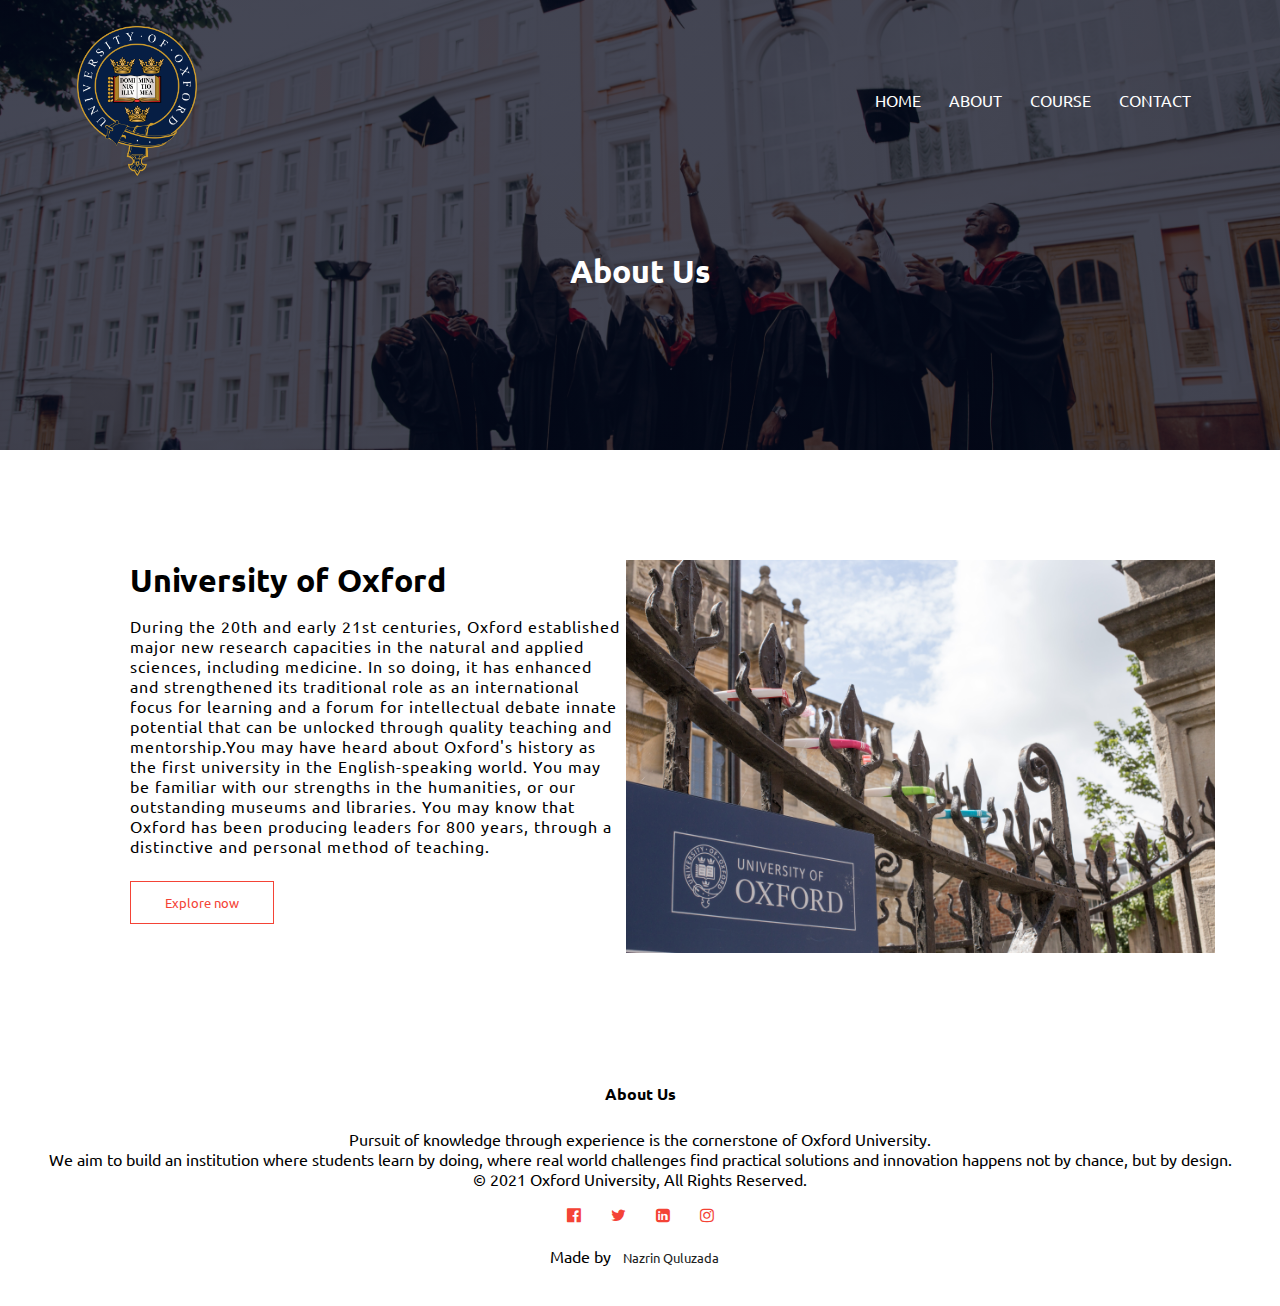
<file: diplomwork/About.html>
<html>

<head>
    <meta name="viewport" content="with=device-width, initial-scale=1.0">
   <link rel="stylesheet" href="./About.css">
   <link href="https://fonts.googleapis.com/css2?family=Ubuntu:ital,wght@1,300;1,400;1,700&display=swap"rel="stylesheet">
    <link rel="stylesheet" href="https://cdnjs.cloudflare.com/ajax/libs/font-awesome/4.7.0/css/font-awesome.min.css">
    <link rel="shortcut icon" href="./img/logo.png" type="image/x-icon">
    <title>University of Oxford</title>
</head>




<body>
    <button onclick="topFunction()" id="myBtn" title="Go to top"><i class="fa fa-arrow-up"></i></button>
    

    <section class="sub-header">
        <nav>
            <a href="#"><img src="./img/logo.png"></a>
            <div class="nav-links" id="navLinks">
                <i class="fa fa-times" onclick="hideMenu()"></i>

                

                <ul>
                    <li><a href="./index.html">HOME</a></li>
                    <li><a href="About.html">ABOUT</a></li>
                    <li><a href="Course.html">COURSE</a></li>
                    <li><a href="Contact.html">CONTACT</a></li>
                </ul>
            </div>
            <i class="fa fa-bars" onclick="showMenu()"></i>
        </nav>
        <h1>About Us</h1>

    </section>




   





    <section class="about-us">
        <div class="row">
            <div class="about-col">
                <h1>University of Oxford</h1>
                <p>During the 20th and early 21st centuries, Oxford established major new research capacities in the natural and applied sciences, including medicine. In so doing, it has enhanced and strengthened its traditional role as an international focus for learning and a forum for intellectual debate
                    innate potential that can be unlocked through quality teaching and mentorship.You may have heard about Oxford's history as the first university in the English-speaking world. You may be familiar with our strengths in the humanities, or our outstanding museums and libraries. You may know that Oxford has been producing leaders for 800 years, through a distinctive and personal method of teaching.</p>
                <a href="Course.html" class="btn red-btn">Explore now</a>
            </div>
            <div class="about-col">
                <img src="./img/aboutimg.jpg">
            </div>
        </div>
    </section>





   



    <section class="footer">
        <h4>About Us</h4>
        <p>Pursuit of knowledge through experience is the cornerstone of Oxford University.<br> We aim to build an
            institution where students learn by doing, where real world challenges find practical solutions and
            innovation happens not by chance, but by design.<br>© 2021 Oxford University, All Rights Reserved.</p>
        <div class="icons">
            <i class="fa fa-facebook-official"></i>
            <i class="fa fa-twitter"></i>
            <i class="fa fa-linkedin-square"></i>
            <i class="fa fa-instagram"></i>
        </div>
        <p>Made by<a href="#" target="_blank">Nazrin Quluzada</a></p>
    </section>

    <script src="./script.js"></script>
</body>

</html>
</file>
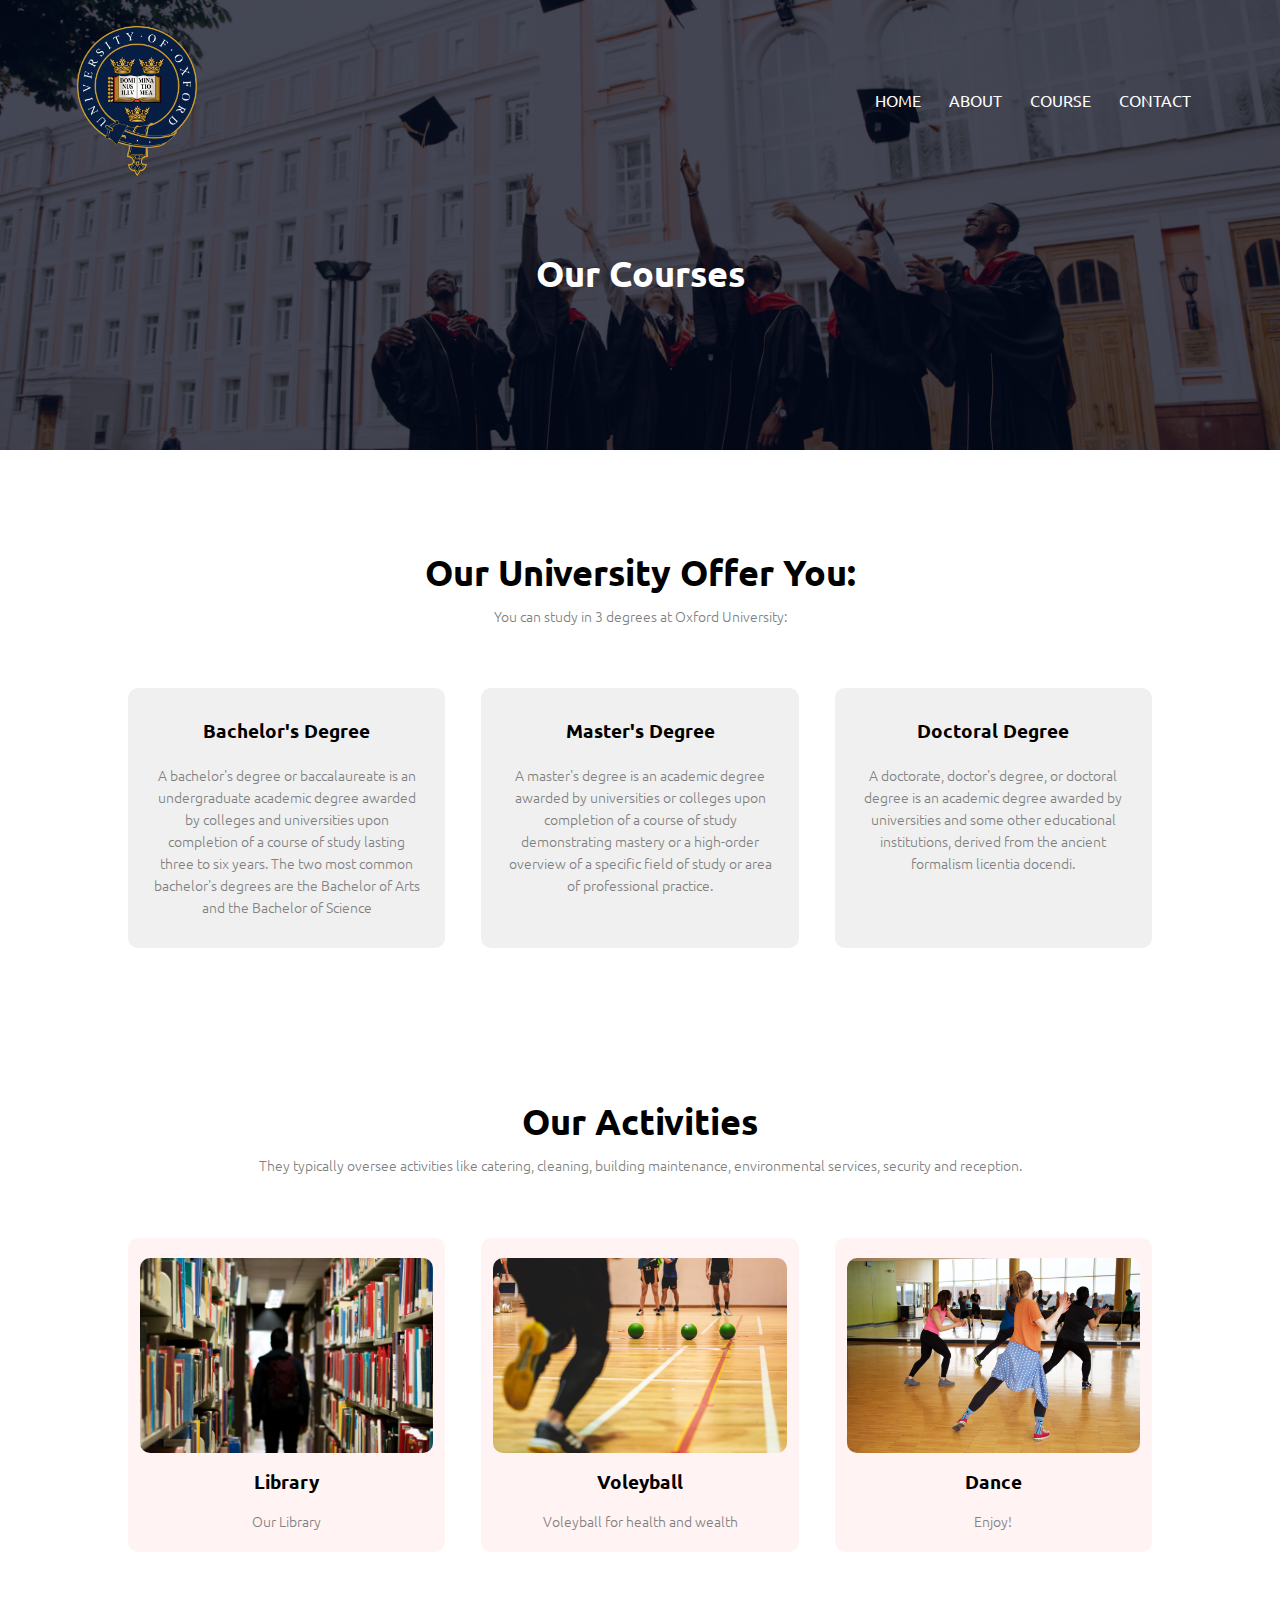
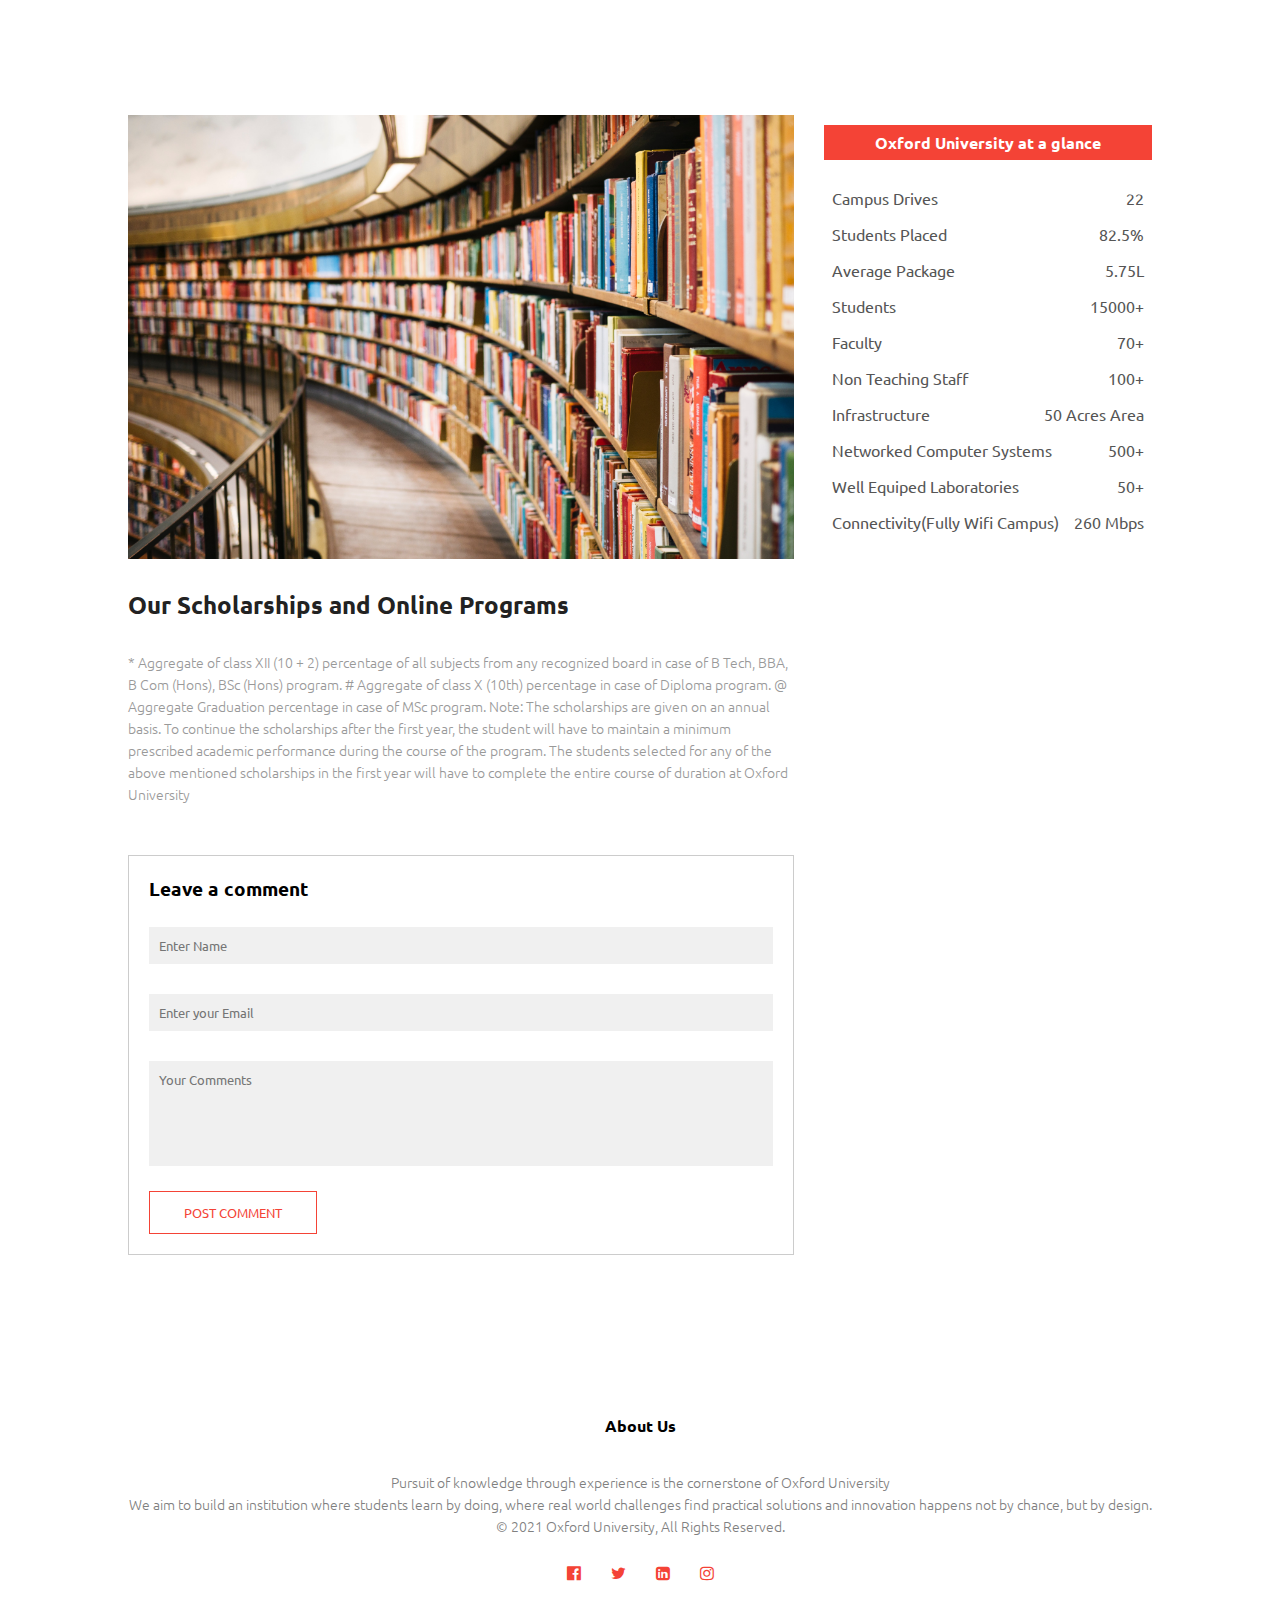
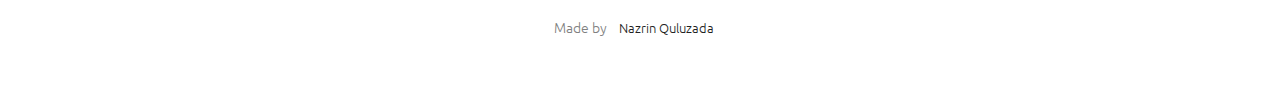
<file: diplomwork/Course.html>
<html>

<head>
    <meta name="viewport" content="with=device-width, initial-scale=1.0">
     <link rel="stylesheet" href="./Course.css">
    <link href="https://fonts.googleapis.com/css2?family=Ubuntu:ital,wght@1,300;1,400;1,700&display=swap"rel="stylesheet">
    <link rel="stylesheet" href="https://cdnjs.cloudflare.com/ajax/libs/font-awesome/4.7.0/css/font-awesome.min.css">
    <link rel="shortcut icon" href="./img/logo.png" type="image/x-icon">
    <title>University of Oxford</title>

</head>




<body onload="onloadWindow()">
    <button onclick="topFunction()" id="myBtn" title="Go to top"><i class="fa fa-arrow-up"></i></button>

    <section class="sub-header">
        <nav>
            <a href="#"><img style="width: 120;" src="./img/logo.png"></a>
            <div class="nav-links" id="navLinks">
                <i class="fa fa-times" onclick="hideMenu()"></i>

                

                <ul>
                    <li><a href="./index.html">HOME</a></li>
                    <li><a href="About.html">ABOUT</a></li>
                    <li><a href="Course.html">COURSE</a></li>
                    <li><a href="Contact.html">CONTACT</a></li>
                </ul>
            </div>
            <i class="fa fa-bars" onclick="showMenu()"></i>
        </nav>
        <h1>Our Courses</h1>

    </section>





    <section class="course">
        <h1>Our University Offer You:</h1>
    <p>You can study in 3 degrees at Oxford University:</p>
        <div class="row">
            <div class="course-col">
                <h3>Bachelor's Degree</h3>
               <p>A bachelor's degree or baccalaureate is an undergraduate academic degree awarded by colleges and universities upon completion of a course of study lasting three to six years. The two most common bachelor's degrees are the Bachelor of Arts and the Bachelor of Science</p>
            
            </div>
            <div class="course-col">
                <h3>Master's Degree</h3>
                        <p>A master's degree is an academic degree awarded by universities or colleges upon completion of a course of study demonstrating mastery or a high-order overview of a specific field of study or area of professional practice. </p>
           
            </div>
            <div class="course-col">
                <h3>Doctoral Degree</h3>
                       <p>A doctorate, doctor's degree, or doctoral degree is an academic degree awarded by universities and some other educational institutions, derived from the ancient formalism licentia docendi. </p>
            
        </div>
    </section>


    <section class="facilities">
        <h1>Our Activities</h1>
        <p>They typically oversee activities like catering, cleaning, building maintenance, environmental services, security and reception.</p>
        <div class="row">
            <div class="facilities-col">
                <img src="./img/library.jpg">
                <h3>Library</h3>
                <p>Our Library</p>
            </div>
            <div class="facilities-col">
                <img src="./img/contests.jpg">
                <h3>Voleyball</h3>
                <p>Voleyball for health and wealth</p>
            </div>
            <div class="facilities-col">
                <img src="./img/dance.jpg">
                <h3>Dance</h3>
                <p>Enjoy!</p>
            </div>
        </div>
    </section>

    <section class="blog">
        <div class="row">
            <div class="blog-left">
                <img  src="./img/books.jpg">
                <h2>Our Scholarships and Online Programs</h2>
                <p>* Aggregate of class XII (10 + 2) percentage of all subjects from any recognized board in case of B
                    Tech, BBA, B Com (Hons), BSc (Hons) program.
                    # Aggregate of class X (10th) percentage in case of Diploma program.
                    @ Aggregate Graduation percentage in case of MSc program.

                    Note:

                    The scholarships are given on an annual basis. To continue the scholarships after the first year,
                    the student will have to maintain a minimum prescribed academic performance during the course of the
                    program. The students selected for any of the above mentioned scholarships in the first year will
                    have to complete the entire course of duration at Oxford University</p>
                <div class="comment-box">
                    <h3>Leave a comment</h3>
                    <form class="comment-form" name="comment-form">
                        <input type="text" name="Name" placeholder="Enter Name" required>
                        <input type="email" name="Email" placeholder="Enter your Email" required>
                        <textarea rows="5" name="Comments" placeholder="Your Comments" required></textarea>
                        <button type="submit" class="btn red-btn" id="submit" onclick="myFunc()">POST COMMENT</button>
                    </form>
                </div>
            </div>
            <div class="blog-right">
                <h3>Oxford University at a glance</h3>
                <div>
                    <span>Campus Drives</span>
                    <span>22</span>
                </div>
                <div>
                    <span>Students Placed</span>
                    <span>82.5%</span>
                </div>
                <div>
                    <span>Average Package</span>
                    <span>5.75L</span>
                </div>
                <div>
                    <span>Students</span>
                    <span>15000+</span>
                </div>
                <div>
                    <span>Faculty</span>
                    <span>70+</span>
                </div>
                <div>
                    <span>Non Teaching Staff</span>
                    <span>100+</span>
                </div>
                <div>
                    <span>Infrastructure</span>
                    <span>50 Acres Area</span>
                </div>
                <div>
                    <span>Networked Computer Systems</span>
                    <span>500+</span>
                </div>
                <div>
                    <span>Well Equiped Laboratories</span>
                    <span>50+</span>
                </div>
                <div>
                    <span>Connectivity(Fully Wifi Campus)</span>
                    <span>260 Mbps</span>
                </div>
            </div>
        </div>
    </section>






    <section class="footer">
        <h4>About Us</h4>
        <p>Pursuit of knowledge through experience is the cornerstone of Oxford University<br> We aim to build an
            institution where students learn by doing, where real world challenges find practical solutions and
            innovation happens not by chance, but by design.<br>© 2021 Oxford University, All Rights Reserved.</p>
        <div class="icons">
            <i class="fa fa-facebook-official"></i>
            <i class="fa fa-twitter"></i>
            <i class="fa fa-linkedin-square"></i>
            <i class="fa fa-instagram"></i>
        </div>
        <p>Made by<a href="#" target="_blank">Nazrin Quluzada</a></p>
    </section>

    <script src="script.js"></script>
</body>

</html>

</body>
</file>
<file: diplomwork/About.css>
*{
    margin: 0;
    padding: 0;
    font-family: 'Ubuntu', sans-serif;
    scroll-behavior: smooth;
}


/*-------header-----*/


    .header{
    min-height: 100vh;
    width: 100%;
    background-image: linear-gradient(rgba(4,9,30,0.7),rgba(4,9,30,0.7)),url(./img/walpaper.jpg);
    background-position: center;
    background-size: cover;
    position: relative;
    
}

nav{
    display: flex;
    padding: 2% 6%;
    justify-content: space-between;
    align-items: center; 
    
}
nav img{
    width: 120;
}
.nav-links{
    flex: 1;
    text-align: right;
}
.nav-links ul li{
    list-style: none;
    display: inline-block;
    padding: 8px 12px;
    position: relative;
}
.nav-links ul li a{
    color: #fff;
    text-decoration: none;
    font-size: 16px;
}
.nav-links ul li::after{
    content: '';
    width: 0%;
    height: 2px;
    background: #f44336;
    display: block;
    margin: auto;
    transition: 0.5s;
}
.nav-links ul li:hover::after{
    width: 100%;
}
nav .fa{
    display: none;
}



.sub-header{
    height: 50vh;
    width: 100%;
    background-image: linear-gradient(rgba(4,9,30,0.7),rgba(4,9,30,0.7)),url(./img/walpaper.jpg);
    background-position: center;
    background-size: cover;
    text-align: center;
    color: #fff;
}
.sub-header h1{
    margin-top: 50px;
}
.about-us{
    width: 80%;
    margin: auto;
    padding-top: 80px;
    padding-bottom: 50px;
}
.about-col{
    flex-basis: 48%;
    padding: 30px 2px;
}
.about-col img{
    width: 120%;
}
.about-col h1{
    padding-top: 0;
}
.about-col p{
    padding: 15px 0 25px;
    letter-spacing: 1;
}
.row{
    display: flex;
}
.red-btn{
    border:1px solid #f44336;
    background: transparent;
    color:#f44336;
    display: inline-block;
    text-decoration: none;
    transition: 0.5s;
    padding: 12px 34px;
    font-size: 13px;
    background: transparent;
    position: relative;
    cursor: pointer;
}
.red-btn:hover{
    color: #fff;
    background-color: #f44336;;
}
.red-btn:active {
    background-color: #3e8e41;
    box-shadow: 0 5px #666;
    transform: translateY(4px);
}
#myBtn {
    display: none;
    position: fixed;
    bottom: 20px;
    right: 30px;
    z-index: 99;
    border: none;
    outline: none;
    background-color: #f44336;
    color: #fff;
    cursor: pointer;
    padding: 13px;
    border-radius: 10px;
    transition: 1s;
  }
#myBtn:hover{
    background-color: #3e8e41;
    transition: 1s;
}
.footer{
    width: 100%;
    text-align: center;
    padding: 30px 0;
}
.footer h4{
    margin-bottom: 25px;
    margin-top: 20px;
    font-weight: 600;
}
.footer a{
    list-style: none;
    display: inline-block;
    padding: 8px 12px;
    position: relative;
    color: #222;
    text-decoration: none;
    font-size: 13px;
}
.footer a::after{
    content: '';
    width: 0%;
    height: 2px;
    background: #f44336;
    display: block;
    margin: auto;
    transition: 0.5s;
}
.footer a:hover::after{
    width: 100%;
}
.icons .fa{
    color: #f44336;
    margin: 0 13px;
    cursor: pointer;
    padding: 18px 0;
}

@media(max-width: 700px){
    .nav-links ul li{
        display: block;
    }
    .nav-links{
        position: fixed;
        background: #f44336;
        height: 100vh;
        width: 200px;
        top: 0;
        right: -200px;
        text-align: left;
        z-index: 2;
        transition: 1s;
    }
    nav .fa{
        display: block;
        color: #fff;
        margin: 10px;
        font-size: 22px;
        cursor: pointer;
    }
    .nav-links ul{
        padding: 30px;
    }
    .row{
        flex-direction: column;
        padding-right: 30;
    }
}
</file>
<file: diplomwork/Course.css>
*{
    margin: 0;
    padding: 0;
    font-family: 'Ubuntu', sans-serif;
    scroll-behavior: smooth;
}


/*-------header-----*/


    .header{
    min-height: 100vh;
    width: 100%;
    background-image: linear-gradient(rgba(4,9,30,0.7),rgba(4,9,30,0.7)),url(./img/titleimg.jpg);
    background-position: center;
    background-size: cover;
    position: relative;
    
}

nav{
    display: flex;
    padding: 2% 6%;
    justify-content: space-between;
    align-items: center; 
    
}

.nav-links{
    flex: 1;
    text-align: right;
}
.nav-links ul li{
    list-style: none;
    display: inline-block;
    padding: 8px 12px;
    position: relative;
}
.nav-links ul li a{
    color: #fff;
    text-decoration: none;
    font-size: 16px;
}
.nav-links ul li::after{
    content: '';
    width: 0%;
    height: 2px;
    background: #f44336;
    display: block;
    margin: auto;
    transition: 0.5s;
}
.nav-links ul li:hover::after{
    width: 100%;
}
nav .fa{
    display: none;
}



.sub-header{
    height: 50vh;
    width: 100%;
    background-image: linear-gradient(rgba(4,9,30,0.7),rgba(4,9,30,0.7)),url(./img/walpaper.jpg);
    background-position: center;
    background-size: cover;
    text-align: center;
    color: #fff;
}
.sub-header h1{
    margin-top: 50px;
}

#myBtn {
    display: none;
    position: fixed;
    bottom: 20px;
    right: 30px;
    z-index: 99;
    border: none;
    outline: none;
    background-color: #f44336;
    color: #fff;
    cursor: pointer;
    padding: 13px;
    border-radius: 10px;
    transition: 1s;
  }
#myBtn:hover{
    background-color: #3e8e41;
    transition: 1s;
}
.arrow{
    display: block;
    position: absolute;
    bottom: 20px;
    right: 30px;
    z-index: 99;
    border:#222;
    outline: none;
    background-color: #f44336;
    color: #fff;
    cursor: pointer;
    padding: 13px;
    border-radius: 10px;
    transition: 1s;
    animation: slide1 1s ease-in-out infinite;
}
.arrow:hover{
    background-color: #3e8e41;
    transition: 0.5s;
}

  .course{
    width: 80%;
    margin:auto;
    text-align: center;
    padding-top: 100px;
}
h1{
    font-size: 36px;
    font-weight: 600;
}
p{
    color: gray;
    font-size: 14px;
    font-weight: 300;
    line-height: 22px;
    padding: 10px;
}
.row{
    margin-top: 5%;
    display: flex;
    justify-content: space-between;
}
.course-col{
    flex-basis: 31%;
    background:#f0f0f0;
    border-radius: 10px;
    margin-bottom: 5%;
    padding: 20px 12px;
    box-sizing: border-box;
    transition: 0.1s;
}
h3{
    text-align: center;
    font-weight: 600;
    margin: 10px 0;
}
.course-col:hover{
    box-shadow: 0 0 20px 0px rgba(0,0,0,0.2);
}
.campus{
    width: 80%;
    margin: auto;
    text-align: center;
    padding-top: 50px;
}
.campus-col{
    flex-basis: 32%;
    border-radius: 10px;
    margin-bottom: 30px;
    position: relative;
    overflow: hidden;
    display: block;
}
.campus-col img{
    width: 100%;
}
.layer{
    background:transparent;
    height: 100%;
    width: 100%;
    position: absolute;
    top: 0;
    left: 0;
    transition: 0.5s;
}
.layer:hover{
    background:rgba(206, 172, 172, 0.7);
}
.layer h3{
    width: 100%;
    font-weight: 500;
    color: #fff;
    font-size: 26px;
    bottom: 0;
    left: 50%;
    transform: translateX(-50%);
    position:absolute;
    opacity: 0;
    transition: 0.5s;
}
.layer:hover h3{
    bottom: 49%;
    opacity: 1;    
}
.campus{
    width: 80%;
    margin: auto;
    text-align: center;
    padding-top: 50px;
}
.campus-col{
    flex-basis: 32%;
    border-radius: 10px;
    margin-bottom: 30px;
    position: relative;
    overflow: hidden;
    display: block;
}
.campus-col img{
    width: 100%;
}
.layer{
    background:transparent;
    height: 100%;
    width: 100%;
    position: absolute;
    top: 0;
    left: 0;
    transition: 0.5s;
}
.layer:hover{
    background:rgba(206, 172, 172, 0.7);
}
.layer h3{
    width: 100%;
    font-weight: 500;
    color: #fff;
    font-size: 26px;
    bottom: 0;
    left: 50%;
    transform: translateX(-50%);
    position:absolute;
    opacity: 0;
    transition: 0.5s;
}
.layer:hover h3{
    bottom: 49%;
    opacity: 1;    
}
.facilities{
    width: 80%;
    margin: auto;
    text-align: center;
    padding-top: 100px;
}
.facilities-col{
    flex-basis: 31%;
    background: #fff3f3;
    border-radius: 10px;
    margin-bottom: 5%;
    padding: 20px 12px;
    box-sizing: border-box;
    transition: 0.1s;
}
.facilities-col img{
    width: 100%;
    border-radius: 10px;
}
.facilities-col p{
    padding: 0;
}
.facilities-col h3{
    margin-top: 16px;
    margin-bottom: 15px;
    text-align: center;
}
.facilities-col:hover{
    box-shadow: 0 0 20px 0px rgba(0,0,0,0.2);
}

.blog{
    width: 80%;
    margin: auto;
    padding: 60px 0;
}
.blog-left{
    flex-basis: 65%;
}
.blog-left img{
    width: 100%;
}
.blog-left h2{
    color: #222;
    font-weight: 600;
    margin: 30px 0;
}
.blog-left p{
    color: #999;
    padding: 0;

}
.blog-right{
    flex-basis: 32%;
}
.blog-right h3{
    background: #f44336;
    color: #fff;
    padding: 7px 0;
    font-size: 16px;
    margin-bottom: 20px;
}
.blog-right div{
    display: flex;
    align-items: center;
    justify-content: space-between;
    color: #555;
    padding: 8px;
    box-sizing: border-box;
}
.comment-box{
    border: 1px solid #ccc;
    margin: 50px 0;
    padding: 10px 20px;
    
}
.comment-box h3{
    text-align: left;
}
.comment-form input, .comment-form textarea{
    width: 100%;
    padding: 10px;
    margin: 15px 0;
    box-sizing: border-box;
    border: none;
    outline: none;
    background: #f0f0f0;
    resize: none;
    
}
.comment-form button{
    margin: 10px 0;
}

.red-btn{
    border:1px solid #f44336;
    background: transparent;
    color:#f44336;
    display: inline-block;
    text-decoration: none;
    
    padding: 12px 34px;
    font-size: 13px;
    background: transparent;
    position: relative;
    cursor: pointer;
}
.red-btn:hover{
    color: #fff;
    background-color: #f44336;;
    transition: 1s;
}
.red-btn:active {
    background-color: #3e8e41;
    box-shadow: 0 5px #666;
    transform: translateY(4px);
}
.footer{
    width: 100%;
    text-align: center;
    padding: 30px 0;
}
.footer h4{
    margin-bottom: 25px;
    margin-top: 20px;
    font-weight: 600;
}
.footer a{
    list-style: none;
    display: inline-block;
    padding: 8px 12px;
    position: relative;
    color: #222;
    text-decoration: none;
    font-size: 13px;
}
.footer a::after{
    content: '';
    width: 0%;
    height: 2px;
    background: #f44336;
    display: block;
    margin: auto;
    transition: 0.5s;
}
.footer a:hover::after{
    width: 100%;
}
.icons .fa{
    color: #f44336;
    margin: 0 13px;
    cursor: pointer;
    padding: 18px 0;
}

@media(max-width: 700px){
    .nav-links ul li{
        display: block;
    }
    .nav-links{
        position: fixed;
        background: #f44336;
        height: 100vh;
        width: 200px;
        top: 0;
        right: -200px;
        text-align: left;
        z-index: 2;
        transition: 1s;
    }
    nav .fa{
        display: block;
        color: #fff;
        margin: 10px;
        font-size: 22px;
        cursor: pointer;
    }
    .nav-links ul{
        padding: 30px;
    }
    .row{
        flex-direction: column;
        padding-right: 30;
    }
}
</file>
